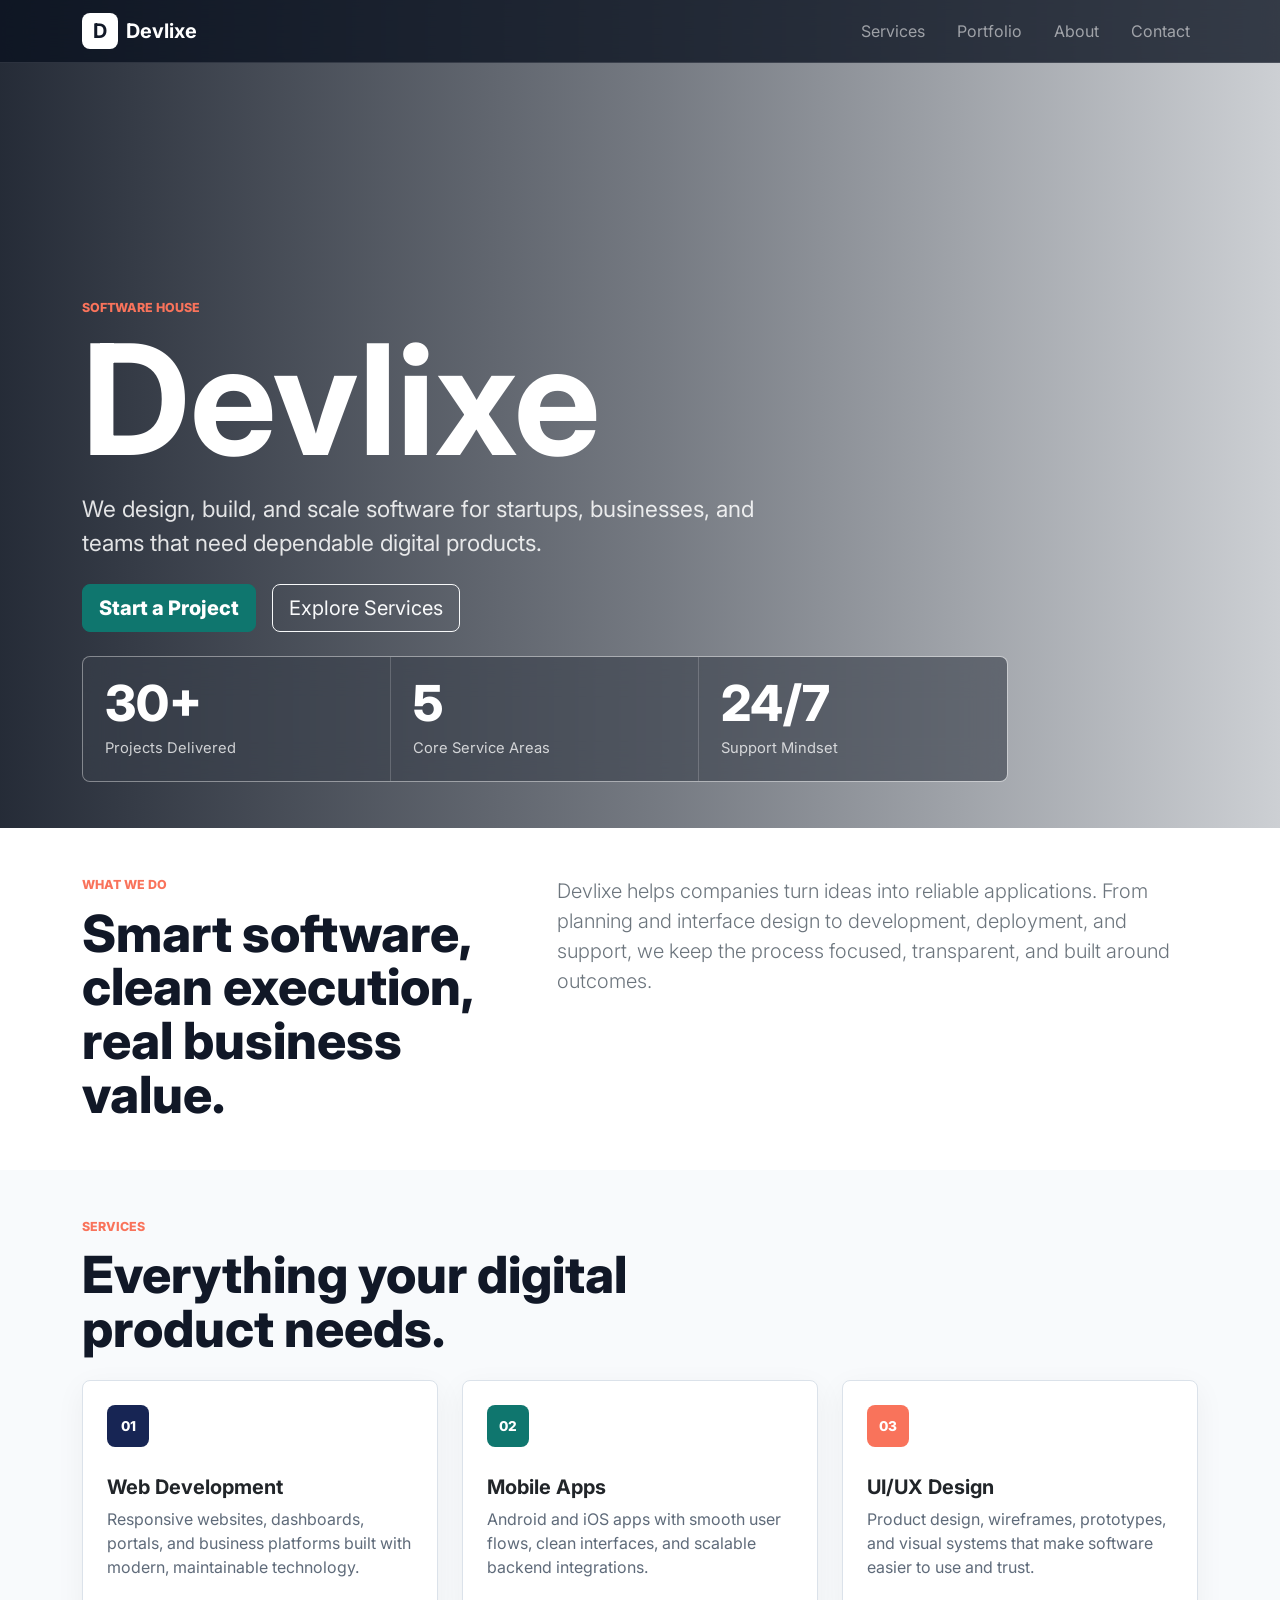
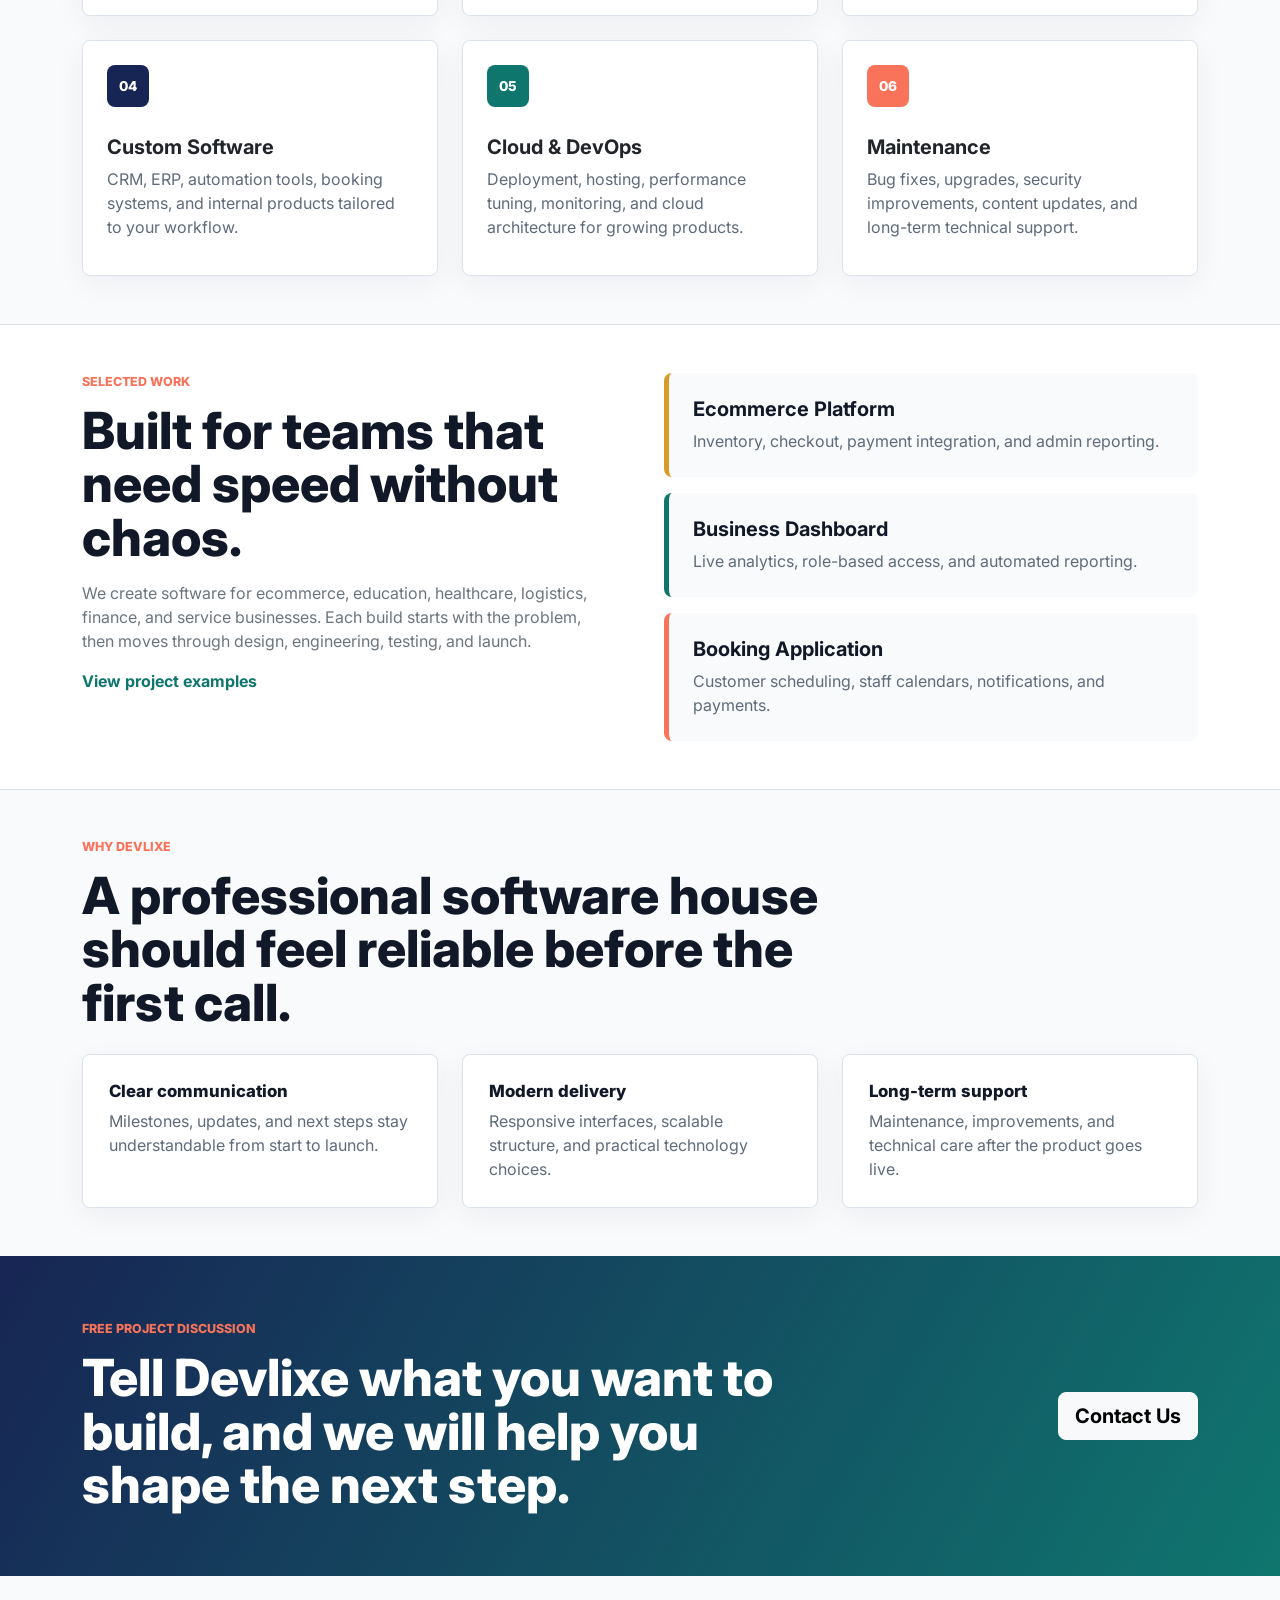
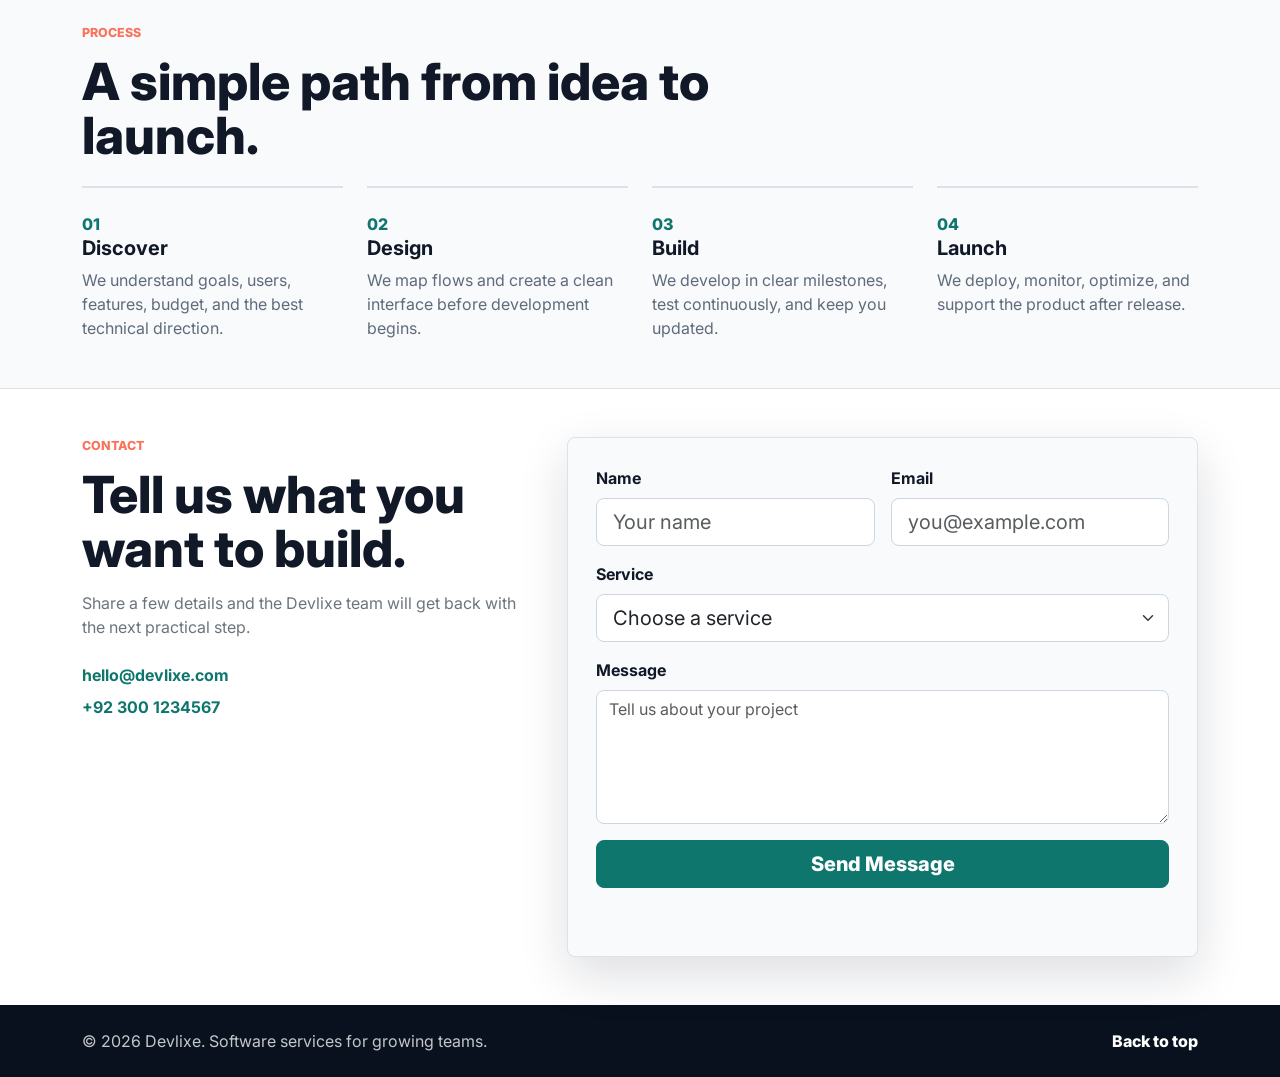
<file: index.html>
<!DOCTYPE html>
<html lang="en">
<head>
  <meta charset="UTF-8">
  <meta name="viewport" content="width=device-width, initial-scale=1.0">
  <title>Devlixe | Software Services</title>
  <meta name="description" content="Devlixe is a software house delivering web apps, mobile apps, UI/UX design, custom software, cloud solutions, and support.">
  <link rel="preconnect" href="https://fonts.googleapis.com">
  <link rel="preconnect" href="https://fonts.gstatic.com" crossorigin>
  <link href="https://fonts.googleapis.com/css2?family=Inter:wght@400;500;600;700;800&display=swap" rel="stylesheet">
  <link href="https://cdn.jsdelivr.net/npm/bootstrap@5.3.3/dist/css/bootstrap.min.css" rel="stylesheet">
  <link rel="stylesheet" href="styles.css">
</head>
<body>
  <nav class="navbar navbar-expand-lg navbar-dark fixed-top dev-navbar" id="top">
    <div class="container">
      <a class="navbar-brand d-flex align-items-center gap-2 fw-bold" href="#top">
        <span class="brand-mark">D</span>
        <span>Devlixe</span>
      </a>
      <button class="navbar-toggler" type="button" data-bs-toggle="collapse" data-bs-target="#mainNavbar" aria-controls="mainNavbar" aria-expanded="false" aria-label="Toggle navigation">
        <span class="navbar-toggler-icon"></span>
      </button>
      <div class="collapse navbar-collapse" id="mainNavbar">
        <ul class="navbar-nav ms-auto align-items-lg-center gap-lg-3">
          <li class="nav-item"><a class="nav-link" href="services.html">Services</a></li>
          <li class="nav-item"><a class="nav-link" href="portfolio.html">Portfolio</a></li>
          <li class="nav-item"><a class="nav-link" href="about.html">About</a></li>
          <li class="nav-item"><a class="nav-link" href="contact.html">Contact</a></li>
        </ul>
      </div>
    </div>
  </nav>

  <main>
    <section class="hero d-flex align-items-end text-white">
      <div class="hero-overlay"></div>
      <div class="container position-relative">
        <div class="row g-4 align-items-end">
          <div class="col-lg-8">
            <p class="section-kicker">Software House</p>
            <h1 class="hero-title fw-bold mb-4">Devlixe</h1>
            <p class="hero-copy mb-4">We design, build, and scale software for startups, businesses, and teams that need dependable digital products.</p>
            <div class="d-flex flex-wrap gap-3">
              <a class="btn btn-dev btn-lg" href="contact.html">Start a Project</a>
              <a class="btn btn-outline-light btn-lg" href="services.html">Explore Services</a>
            </div>
          </div>
          <div class="col-lg-10">
            <div class="row g-0 hero-stats">
              <div class="col-md-4 stat-box">
                <span class="metric">30+</span>
                <span class="metric-label">Projects Delivered</span>
              </div>
              <div class="col-md-4 stat-box">
                <span class="metric">5</span>
                <span class="metric-label">Core Service Areas</span>
              </div>
              <div class="col-md-4 stat-box">
                <span class="metric">24/7</span>
                <span class="metric-label">Support Mindset</span>
              </div>
            </div>
          </div>
        </div>
      </div>
    </section>

    <section class="bg-white py-5 py-lg-6">
      <div class="container">
        <div class="row g-4 align-items-start">
          <div class="col-lg-5">
            <p class="section-kicker">What we do</p>
            <h2 class="section-title">Smart software, clean execution, real business value.</h2>
          </div>
          <div class="col-lg-7">
            <p class="lead text-secondary mb-0">Devlixe helps companies turn ideas into reliable applications. From planning and interface design to development, deployment, and support, we keep the process focused, transparent, and built around outcomes.</p>
          </div>
        </div>
      </div>
    </section>

    <section class="py-5 py-lg-6" id="services">
      <div class="container">
        <div class="row mb-4">
          <div class="col-lg-8">
            <p class="section-kicker">Services</p>
            <h2 class="section-title">Everything your digital product needs.</h2>
          </div>
        </div>
        <div class="row g-4">
          <div class="col-md-6 col-lg-4">
            <article class="card service-card h-100">
              <div class="card-body p-4">
                <span class="service-number navy">01</span>
                <h3 class="h5 fw-bold">Web Development</h3>
                <p>Responsive websites, dashboards, portals, and business platforms built with modern, maintainable technology.</p>
              </div>
            </article>
          </div>
          <div class="col-md-6 col-lg-4">
            <article class="card service-card h-100">
              <div class="card-body p-4">
                <span class="service-number teal">02</span>
                <h3 class="h5 fw-bold">Mobile Apps</h3>
                <p>Android and iOS apps with smooth user flows, clean interfaces, and scalable backend integrations.</p>
              </div>
            </article>
          </div>
          <div class="col-md-6 col-lg-4">
            <article class="card service-card h-100">
              <div class="card-body p-4">
                <span class="service-number coral">03</span>
                <h3 class="h5 fw-bold">UI/UX Design</h3>
                <p>Product design, wireframes, prototypes, and visual systems that make software easier to use and trust.</p>
              </div>
            </article>
          </div>
          <div class="col-md-6 col-lg-4">
            <article class="card service-card h-100">
              <div class="card-body p-4">
                <span class="service-number navy">04</span>
                <h3 class="h5 fw-bold">Custom Software</h3>
                <p>CRM, ERP, automation tools, booking systems, and internal products tailored to your workflow.</p>
              </div>
            </article>
          </div>
          <div class="col-md-6 col-lg-4">
            <article class="card service-card h-100">
              <div class="card-body p-4">
                <span class="service-number teal">05</span>
                <h3 class="h5 fw-bold">Cloud & DevOps</h3>
                <p>Deployment, hosting, performance tuning, monitoring, and cloud architecture for growing products.</p>
              </div>
            </article>
          </div>
          <div class="col-md-6 col-lg-4">
            <article class="card service-card h-100">
              <div class="card-body p-4">
                <span class="service-number coral">06</span>
                <h3 class="h5 fw-bold">Maintenance</h3>
                <p>Bug fixes, upgrades, security improvements, content updates, and long-term technical support.</p>
              </div>
            </article>
          </div>
        </div>
      </div>
    </section>

    <section class="bg-white border-top border-bottom py-5 py-lg-6" id="work">
      <div class="container">
        <div class="row g-5 align-items-start">
          <div class="col-lg-6">
            <p class="section-kicker">Selected Work</p>
            <h2 class="section-title">Built for teams that need speed without chaos.</h2>
            <p class="text-secondary mt-3">We create software for ecommerce, education, healthcare, logistics, finance, and service businesses. Each build starts with the problem, then moves through design, engineering, testing, and launch.</p>
            <a class="fw-bold dev-link" href="portfolio.html">View project examples</a>
          </div>
          <div class="col-lg-6">
            <div class="vstack gap-3">
              <article class="project-item gold">
                <h3 class="h5 fw-bold">Ecommerce Platform</h3>
                <p>Inventory, checkout, payment integration, and admin reporting.</p>
              </article>
              <article class="project-item teal">
                <h3 class="h5 fw-bold">Business Dashboard</h3>
                <p>Live analytics, role-based access, and automated reporting.</p>
              </article>
              <article class="project-item coral">
                <h3 class="h5 fw-bold">Booking Application</h3>
                <p>Customer scheduling, staff calendars, notifications, and payments.</p>
              </article>
            </div>
          </div>
        </div>
      </div>
    </section>

    <section class="py-5 py-lg-6">
      <div class="container">
        <div class="row mb-4">
          <div class="col-lg-8">
            <p class="section-kicker">Why Devlixe</p>
            <h2 class="section-title">A professional software house should feel reliable before the first call.</h2>
          </div>
        </div>
        <div class="row g-4">
          <div class="col-md-4">
            <div class="value-card">
              <h3>Clear communication</h3>
              <p>Milestones, updates, and next steps stay understandable from start to launch.</p>
            </div>
          </div>
          <div class="col-md-4">
            <div class="value-card">
              <h3>Modern delivery</h3>
              <p>Responsive interfaces, scalable structure, and practical technology choices.</p>
            </div>
          </div>
          <div class="col-md-4">
            <div class="value-card">
              <h3>Long-term support</h3>
              <p>Maintenance, improvements, and technical care after the product goes live.</p>
            </div>
          </div>
        </div>
      </div>
    </section>

    <section class="cta-band">
      <div class="container">
        <div class="row g-4 align-items-center">
          <div class="col-lg-8">
            <p class="section-kicker">Free Project Discussion</p>
            <h2>Tell Devlixe what you want to build, and we will help you shape the next step.</h2>
          </div>
          <div class="col-lg-4 text-lg-end">
            <a class="btn btn-light btn-lg fw-bold" href="contact.html">Contact Us</a>
          </div>
        </div>
      </div>
    </section>

    <section class="py-5 py-lg-6" id="process">
      <div class="container">
        <div class="row mb-4">
          <div class="col-lg-8">
            <p class="section-kicker">Process</p>
            <h2 class="section-title">A simple path from idea to launch.</h2>
          </div>
        </div>
        <div class="row g-4">
          <div class="col-md-6 col-lg-3">
            <article class="process-step">
              <span>01</span>
              <h3 class="h5 fw-bold">Discover</h3>
              <p>We understand goals, users, features, budget, and the best technical direction.</p>
            </article>
          </div>
          <div class="col-md-6 col-lg-3">
            <article class="process-step">
              <span>02</span>
              <h3 class="h5 fw-bold">Design</h3>
              <p>We map flows and create a clean interface before development begins.</p>
            </article>
          </div>
          <div class="col-md-6 col-lg-3">
            <article class="process-step">
              <span>03</span>
              <h3 class="h5 fw-bold">Build</h3>
              <p>We develop in clear milestones, test continuously, and keep you updated.</p>
            </article>
          </div>
          <div class="col-md-6 col-lg-3">
            <article class="process-step">
              <span>04</span>
              <h3 class="h5 fw-bold">Launch</h3>
              <p>We deploy, monitor, optimize, and support the product after release.</p>
            </article>
          </div>
        </div>
      </div>
    </section>

    <section class="bg-white border-top py-5 py-lg-6" id="contact">
      <div class="container">
        <div class="row g-5 align-items-start">
          <div class="col-lg-5">
            <p class="section-kicker">Contact</p>
            <h2 class="section-title">Tell us what you want to build.</h2>
            <p class="text-secondary mt-3">Share a few details and the Devlixe team will get back with the next practical step.</p>
            <div class="vstack gap-2 mt-4 fw-bold">
              <a class="dev-link" href="mailto:hello@devlixe.com">hello@devlixe.com</a>
              <a class="dev-link" href="tel:+923001234567">+92 300 1234567</a>
            </div>
          </div>
          <div class="col-lg-7">
            <form class="contact-form" id="contactForm">
              <div class="row g-3">
                <div class="col-md-6">
                  <label for="name" class="form-label fw-bold">Name</label>
                  <input class="form-control form-control-lg" id="name" type="text" name="name" placeholder="Your name" required>
                </div>
                <div class="col-md-6">
                  <label for="email" class="form-label fw-bold">Email</label>
                  <input class="form-control form-control-lg" id="email" type="email" name="email" placeholder="you@example.com" required>
                </div>
                <div class="col-12">
                  <label for="service" class="form-label fw-bold">Service</label>
                  <select class="form-select form-select-lg" id="service" name="service" required>
                    <option value="">Choose a service</option>
                    <option>Web Development</option>
                    <option>Mobile App</option>
                    <option>UI/UX Design</option>
                    <option>Custom Software</option>
                    <option>Cloud & DevOps</option>
                  </select>
                </div>
                <div class="col-12">
                  <label for="message" class="form-label fw-bold">Message</label>
                  <textarea class="form-control" id="message" name="message" rows="5" placeholder="Tell us about your project" required></textarea>
                </div>
                <div class="col-12">
                  <button class="btn btn-dev btn-lg w-100" type="submit">Send Message</button>
                  <p class="form-status mt-3 mb-0" role="status" aria-live="polite"></p>
                </div>
              </div>
            </form>
          </div>
        </div>
      </div>
    </section>
  </main>

  <footer class="site-footer py-4">
    <div class="container d-flex flex-column flex-md-row justify-content-between gap-3">
      <p class="mb-0">&copy; <span id="year"></span> Devlixe. Software services for growing teams.</p>
      <a href="#top">Back to top</a>
    </div>
  </footer>

  <script src="https://cdn.jsdelivr.net/npm/bootstrap@5.3.3/dist/js/bootstrap.bundle.min.js"></script>
  <script src="script.js"></script>
</body>
</html>
</file>
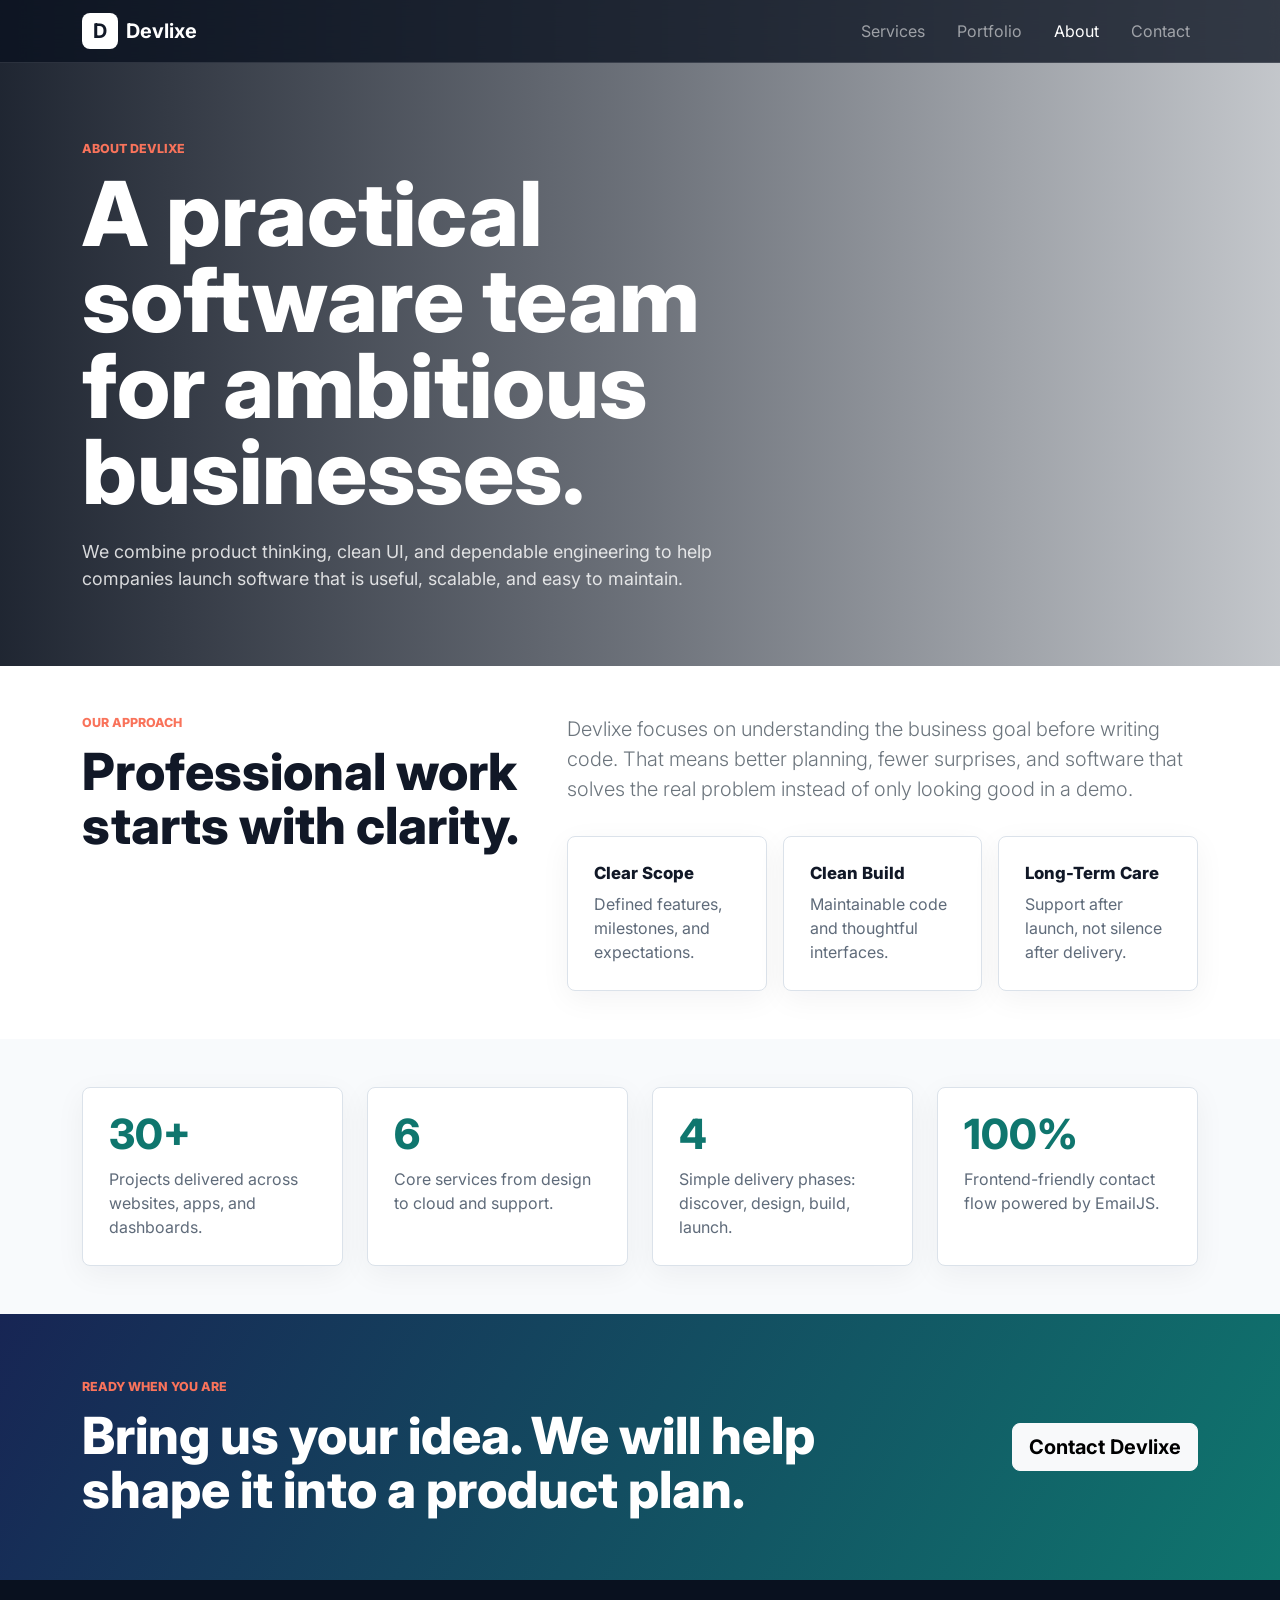
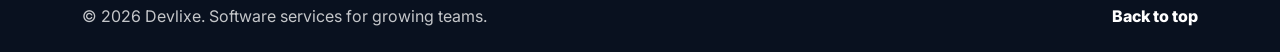
<file: about.html>
<!DOCTYPE html>
<html lang="en">
<head>
  <meta charset="UTF-8">
  <meta name="viewport" content="width=device-width, initial-scale=1.0">
  <title>About Devlixe | Software House</title>
  <meta name="description" content="Learn about Devlixe, a software house focused on clean design, reliable engineering, and practical digital products.">
  <link rel="preconnect" href="https://fonts.googleapis.com">
  <link rel="preconnect" href="https://fonts.gstatic.com" crossorigin>
  <link href="https://fonts.googleapis.com/css2?family=Inter:wght@400;500;600;700;800&display=swap" rel="stylesheet">
  <link href="https://cdn.jsdelivr.net/npm/bootstrap@5.3.3/dist/css/bootstrap.min.css" rel="stylesheet">
  <link rel="stylesheet" href="styles.css">
</head>
<body>
  <nav class="navbar navbar-expand-lg navbar-dark fixed-top dev-navbar" id="top">
    <div class="container">
      <a class="navbar-brand d-flex align-items-center gap-2 fw-bold" href="index.html">
        <span class="brand-mark">D</span>
        <span>Devlixe</span>
      </a>
      <button class="navbar-toggler" type="button" data-bs-toggle="collapse" data-bs-target="#pageNavbar" aria-controls="pageNavbar" aria-expanded="false" aria-label="Toggle navigation">
        <span class="navbar-toggler-icon"></span>
      </button>
      <div class="collapse navbar-collapse" id="pageNavbar">
        <ul class="navbar-nav ms-auto align-items-lg-center gap-lg-3">
          <li class="nav-item"><a class="nav-link" href="services.html">Services</a></li>
          <li class="nav-item"><a class="nav-link" href="portfolio.html">Portfolio</a></li>
          <li class="nav-item"><a class="nav-link active" href="about.html" aria-current="page">About</a></li>
          <li class="nav-item"><a class="nav-link" href="contact.html">Contact</a></li>
        </ul>
      </div>
    </div>
  </nav>

  <main>
    <section class="page-hero about-page-hero">
      <div class="container position-relative">
        <div class="row">
          <div class="col-lg-8">
            <p class="section-kicker">About Devlixe</p>
            <h1 class="page-title">A practical software team for ambitious businesses.</h1>
            <p class="page-copy">We combine product thinking, clean UI, and dependable engineering to help companies launch software that is useful, scalable, and easy to maintain.</p>
          </div>
        </div>
      </div>
    </section>

    <section class="bg-white py-5 py-lg-6">
      <div class="container">
        <div class="row g-5 align-items-start">
          <div class="col-lg-5">
            <p class="section-kicker">Our Approach</p>
            <h2 class="section-title">Professional work starts with clarity.</h2>
          </div>
          <div class="col-lg-7">
            <p class="lead text-secondary">Devlixe focuses on understanding the business goal before writing code. That means better planning, fewer surprises, and software that solves the real problem instead of only looking good in a demo.</p>
            <div class="row g-3 mt-3">
              <div class="col-md-4">
                <div class="value-card">
                  <h3>Clear Scope</h3>
                  <p>Defined features, milestones, and expectations.</p>
                </div>
              </div>
              <div class="col-md-4">
                <div class="value-card">
                  <h3>Clean Build</h3>
                  <p>Maintainable code and thoughtful interfaces.</p>
                </div>
              </div>
              <div class="col-md-4">
                <div class="value-card">
                  <h3>Long-Term Care</h3>
                  <p>Support after launch, not silence after delivery.</p>
                </div>
              </div>
            </div>
          </div>
        </div>
      </div>
    </section>

    <section class="py-5 py-lg-6">
      <div class="container">
        <div class="row g-4">
          <div class="col-md-6 col-lg-3">
            <div class="stat-card">
              <span>30+</span>
              <p>Projects delivered across websites, apps, and dashboards.</p>
            </div>
          </div>
          <div class="col-md-6 col-lg-3">
            <div class="stat-card">
              <span>6</span>
              <p>Core services from design to cloud and support.</p>
            </div>
          </div>
          <div class="col-md-6 col-lg-3">
            <div class="stat-card">
              <span>4</span>
              <p>Simple delivery phases: discover, design, build, launch.</p>
            </div>
          </div>
          <div class="col-md-6 col-lg-3">
            <div class="stat-card">
              <span>100%</span>
              <p>Frontend-friendly contact flow powered by EmailJS.</p>
            </div>
          </div>
        </div>
      </div>
    </section>

    <section class="cta-band">
      <div class="container">
        <div class="row g-4 align-items-center">
          <div class="col-lg-8">
            <p class="section-kicker">Ready When You Are</p>
            <h2>Bring us your idea. We will help shape it into a product plan.</h2>
          </div>
          <div class="col-lg-4 text-lg-end">
            <a class="btn btn-light btn-lg fw-bold" href="contact.html">Contact Devlixe</a>
          </div>
        </div>
      </div>
    </section>
  </main>

  <footer class="site-footer py-4">
    <div class="container d-flex flex-column flex-md-row justify-content-between gap-3">
      <p class="mb-0">&copy; <span id="year"></span> Devlixe. Software services for growing teams.</p>
      <a href="#top">Back to top</a>
    </div>
  </footer>

  <script src="https://cdn.jsdelivr.net/npm/bootstrap@5.3.3/dist/js/bootstrap.bundle.min.js"></script>
  <script src="script.js"></script>
</body>
</html>
</file>
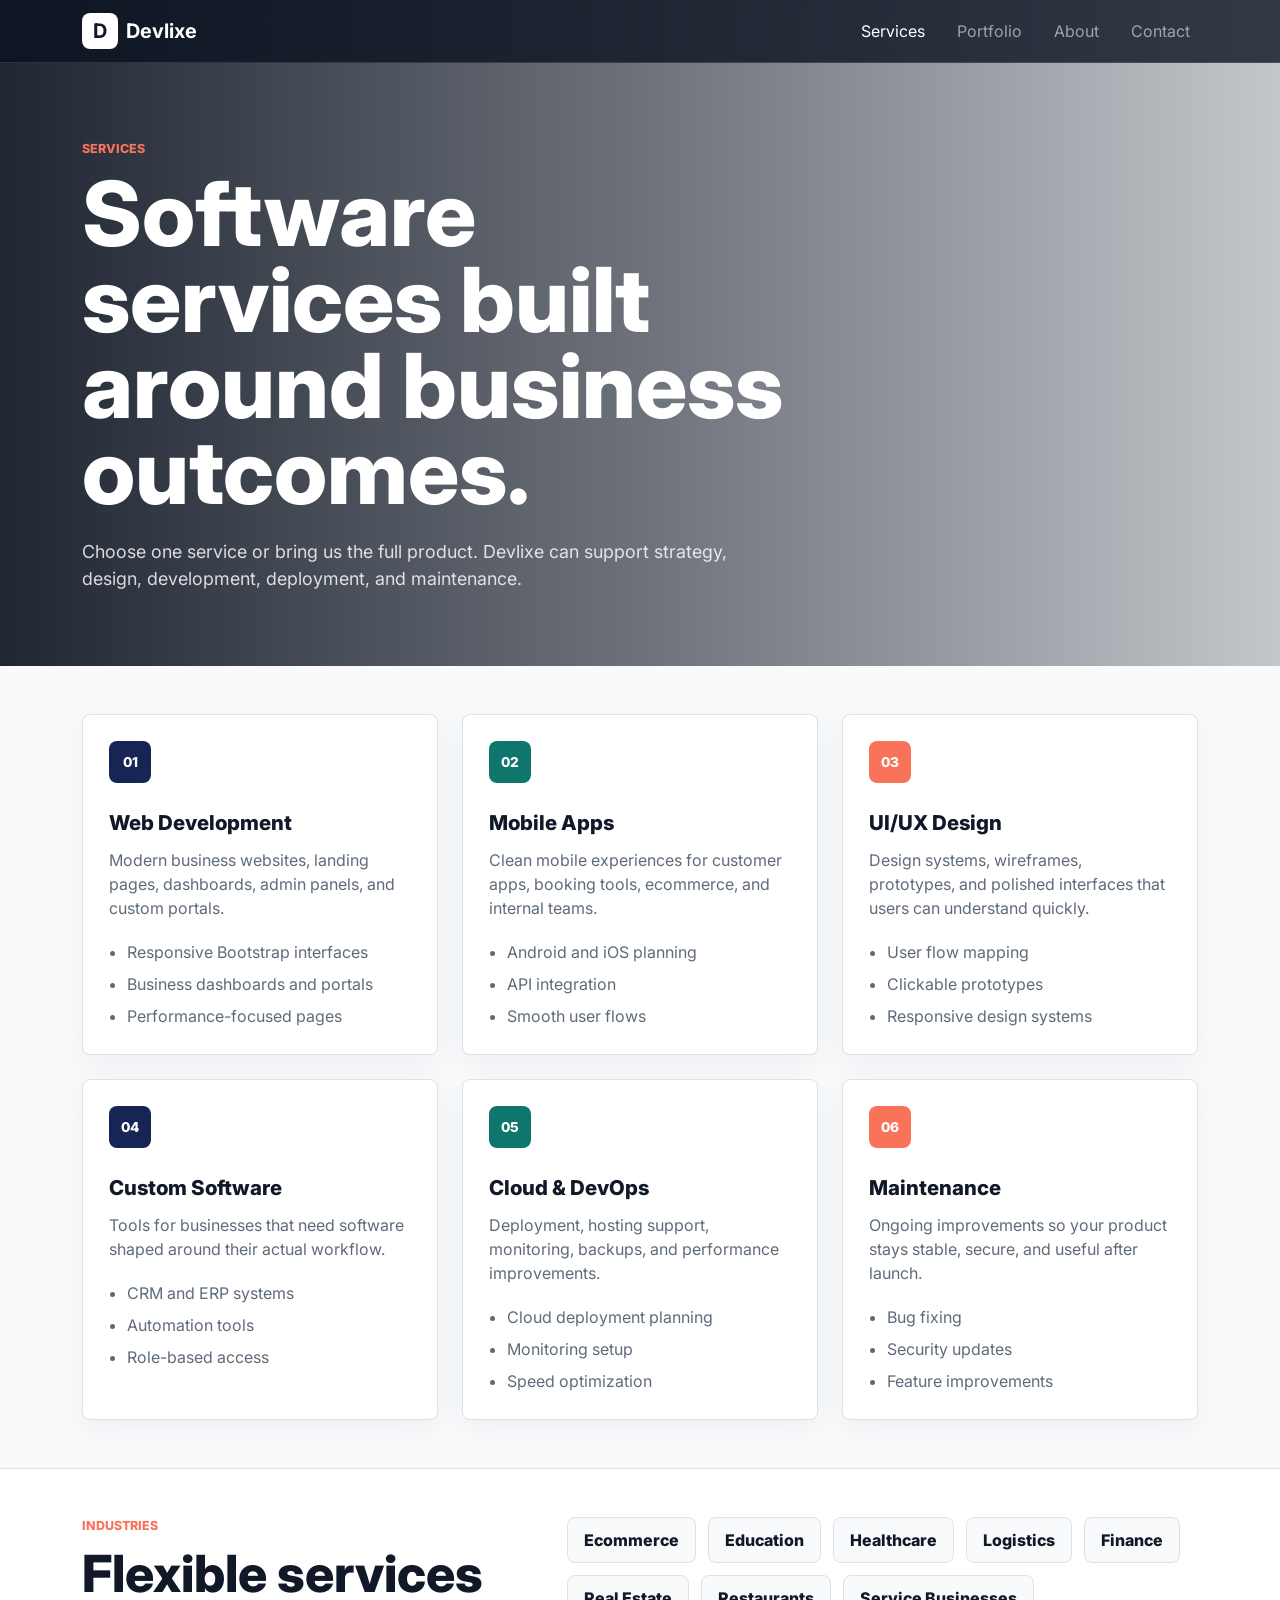
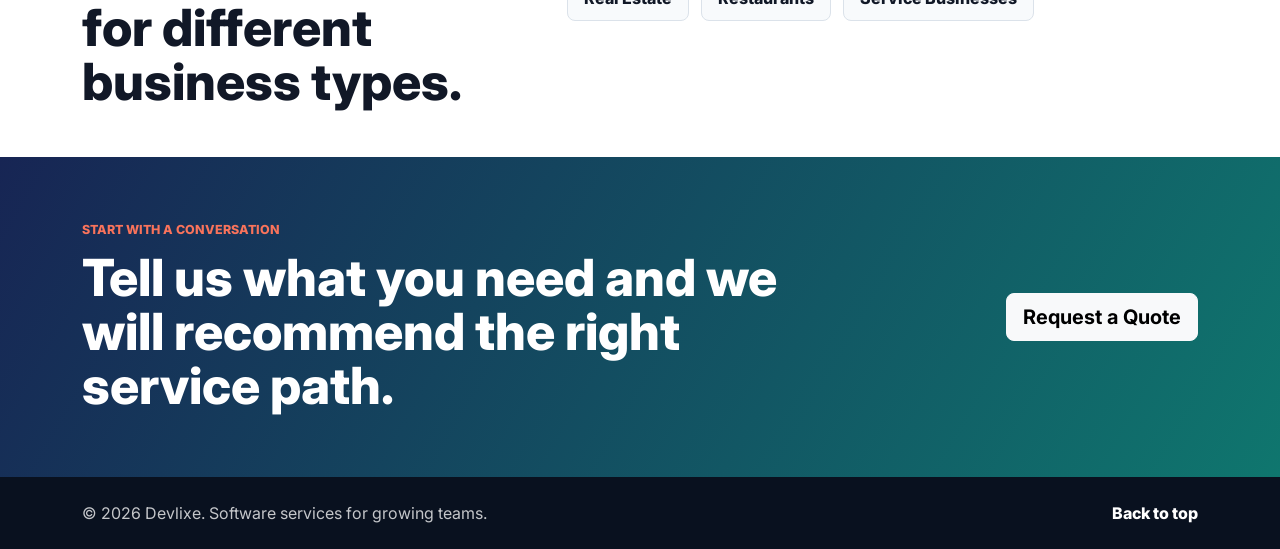
<file: services.html>
<!DOCTYPE html>
<html lang="en">
<head>
  <meta charset="UTF-8">
  <meta name="viewport" content="width=device-width, initial-scale=1.0">
  <title>Services | Devlixe Software House</title>
  <meta name="description" content="Explore Devlixe software services including web development, mobile apps, UI/UX design, custom software, cloud, DevOps, and maintenance.">
  <link rel="preconnect" href="https://fonts.googleapis.com">
  <link rel="preconnect" href="https://fonts.gstatic.com" crossorigin>
  <link href="https://fonts.googleapis.com/css2?family=Inter:wght@400;500;600;700;800&display=swap" rel="stylesheet">
  <link href="https://cdn.jsdelivr.net/npm/bootstrap@5.3.3/dist/css/bootstrap.min.css" rel="stylesheet">
  <link rel="stylesheet" href="styles.css">
</head>
<body>
  <nav class="navbar navbar-expand-lg navbar-dark fixed-top dev-navbar" id="top">
    <div class="container">
      <a class="navbar-brand d-flex align-items-center gap-2 fw-bold" href="index.html">
        <span class="brand-mark">D</span>
        <span>Devlixe</span>
      </a>
      <button class="navbar-toggler" type="button" data-bs-toggle="collapse" data-bs-target="#pageNavbar" aria-controls="pageNavbar" aria-expanded="false" aria-label="Toggle navigation">
        <span class="navbar-toggler-icon"></span>
      </button>
      <div class="collapse navbar-collapse" id="pageNavbar">
        <ul class="navbar-nav ms-auto align-items-lg-center gap-lg-3">
          <li class="nav-item"><a class="nav-link active" href="services.html" aria-current="page">Services</a></li>
          <li class="nav-item"><a class="nav-link" href="portfolio.html">Portfolio</a></li>
          <li class="nav-item"><a class="nav-link" href="about.html">About</a></li>
          <li class="nav-item"><a class="nav-link" href="contact.html">Contact</a></li>
        </ul>
      </div>
    </div>
  </nav>

  <main>
    <section class="page-hero services-page-hero">
      <div class="container position-relative">
        <div class="row">
          <div class="col-lg-8">
            <p class="section-kicker">Services</p>
            <h1 class="page-title">Software services built around business outcomes.</h1>
            <p class="page-copy">Choose one service or bring us the full product. Devlixe can support strategy, design, development, deployment, and maintenance.</p>
          </div>
        </div>
      </div>
    </section>

    <section class="py-5 py-lg-6">
      <div class="container">
        <div class="row g-4">
          <div class="col-md-6 col-lg-4">
            <article class="service-detail-card">
              <span class="service-number navy">01</span>
              <h2>Web Development</h2>
              <p>Modern business websites, landing pages, dashboards, admin panels, and custom portals.</p>
              <ul>
                <li>Responsive Bootstrap interfaces</li>
                <li>Business dashboards and portals</li>
                <li>Performance-focused pages</li>
              </ul>
            </article>
          </div>
          <div class="col-md-6 col-lg-4">
            <article class="service-detail-card">
              <span class="service-number teal">02</span>
              <h2>Mobile Apps</h2>
              <p>Clean mobile experiences for customer apps, booking tools, ecommerce, and internal teams.</p>
              <ul>
                <li>Android and iOS planning</li>
                <li>API integration</li>
                <li>Smooth user flows</li>
              </ul>
            </article>
          </div>
          <div class="col-md-6 col-lg-4">
            <article class="service-detail-card">
              <span class="service-number coral">03</span>
              <h2>UI/UX Design</h2>
              <p>Design systems, wireframes, prototypes, and polished interfaces that users can understand quickly.</p>
              <ul>
                <li>User flow mapping</li>
                <li>Clickable prototypes</li>
                <li>Responsive design systems</li>
              </ul>
            </article>
          </div>
          <div class="col-md-6 col-lg-4">
            <article class="service-detail-card">
              <span class="service-number navy">04</span>
              <h2>Custom Software</h2>
              <p>Tools for businesses that need software shaped around their actual workflow.</p>
              <ul>
                <li>CRM and ERP systems</li>
                <li>Automation tools</li>
                <li>Role-based access</li>
              </ul>
            </article>
          </div>
          <div class="col-md-6 col-lg-4">
            <article class="service-detail-card">
              <span class="service-number teal">05</span>
              <h2>Cloud & DevOps</h2>
              <p>Deployment, hosting support, monitoring, backups, and performance improvements.</p>
              <ul>
                <li>Cloud deployment planning</li>
                <li>Monitoring setup</li>
                <li>Speed optimization</li>
              </ul>
            </article>
          </div>
          <div class="col-md-6 col-lg-4">
            <article class="service-detail-card">
              <span class="service-number coral">06</span>
              <h2>Maintenance</h2>
              <p>Ongoing improvements so your product stays stable, secure, and useful after launch.</p>
              <ul>
                <li>Bug fixing</li>
                <li>Security updates</li>
                <li>Feature improvements</li>
              </ul>
            </article>
          </div>
        </div>
      </div>
    </section>

    <section class="bg-white border-top py-5 py-lg-6">
      <div class="container">
        <div class="row g-5 align-items-start">
          <div class="col-lg-5">
            <p class="section-kicker">Industries</p>
            <h2 class="section-title">Flexible services for different business types.</h2>
          </div>
          <div class="col-lg-7">
            <div class="industry-grid">
              <span>Ecommerce</span>
              <span>Education</span>
              <span>Healthcare</span>
              <span>Logistics</span>
              <span>Finance</span>
              <span>Real Estate</span>
              <span>Restaurants</span>
              <span>Service Businesses</span>
            </div>
          </div>
        </div>
      </div>
    </section>

    <section class="cta-band">
      <div class="container">
        <div class="row g-4 align-items-center">
          <div class="col-lg-8">
            <p class="section-kicker">Start With A Conversation</p>
            <h2>Tell us what you need and we will recommend the right service path.</h2>
          </div>
          <div class="col-lg-4 text-lg-end">
            <a class="btn btn-light btn-lg fw-bold" href="contact.html">Request a Quote</a>
          </div>
        </div>
      </div>
    </section>
  </main>

  <footer class="site-footer py-4">
    <div class="container d-flex flex-column flex-md-row justify-content-between gap-3">
      <p class="mb-0">&copy; <span id="year"></span> Devlixe. Software services for growing teams.</p>
      <a href="#top">Back to top</a>
    </div>
  </footer>

  <script src="https://cdn.jsdelivr.net/npm/bootstrap@5.3.3/dist/js/bootstrap.bundle.min.js"></script>
  <script src="script.js"></script>
</body>
</html>
</file>
<file: styles.css>
:root {
  --ink: #111827;
  --muted: #5f6b7a;
  --paper: #f8fafc;
  --white: #ffffff;
  --line: #dbe2ea;
  --teal: #0f766e;
  --coral: #f9735b;
  --gold: #d89b27;
  --navy: #172554;
  --shadow: 0 18px 50px rgba(17, 24, 39, 0.14);
}

html {
  scroll-behavior: smooth;
}

body {
  font-family: "Inter", Arial, sans-serif;
  color: var(--ink);
  background: var(--paper);
}

a {
  text-decoration: none;
}

p {
  color: var(--muted);
}

.py-lg-6 {
  padding-top: 5.25rem;
  padding-bottom: 5.25rem;
}

.dev-navbar {
  background: rgba(9, 17, 31, 0.78);
  border-bottom: 1px solid rgba(255, 255, 255, 0.12);
  backdrop-filter: blur(14px);
}

.brand-mark {
  display: inline-grid;
  place-items: center;
  width: 36px;
  height: 36px;
  border-radius: 8px;
  color: var(--ink);
  background: var(--white);
}

.hero {
  position: relative;
  min-height: 92vh;
  padding: 150px 0 46px;
  background-image: url("https://images.unsplash.com/photo-1552664730-d307ca884978?auto=format&fit=crop&w=1800&q=82");
  background-position: center;
  background-size: cover;
}

.hero-overlay {
  position: absolute;
  inset: 0;
  background: linear-gradient(90deg, rgba(8, 15, 28, 0.88), rgba(8, 15, 28, 0.54) 52%, rgba(8, 15, 28, 0.18));
}

.section-kicker {
  margin: 0 0 12px;
  color: var(--coral);
  font-size: 0.78rem;
  font-weight: 800;
  letter-spacing: 0;
  text-transform: uppercase;
}

.hero-title {
  font-size: clamp(4rem, 12vw, 9.8rem);
  line-height: 0.9;
  letter-spacing: 0;
}

.hero-copy {
  max-width: 680px;
  color: rgba(255, 255, 255, 0.86);
  font-size: clamp(1.08rem, 2vw, 1.42rem);
}

.btn-dev {
  color: var(--white);
  background: var(--teal);
  border-color: var(--teal);
  font-weight: 800;
}

.btn-dev:hover,
.btn-dev:focus {
  color: var(--white);
  background: #0b635c;
  border-color: #0b635c;
}

.hero-stats {
  overflow: hidden;
  border: 1px solid rgba(255, 255, 255, 0.22);
  border-radius: 8px;
  background: rgba(255, 255, 255, 0.24);
  backdrop-filter: blur(18px);
}

.stat-box {
  padding: 22px;
  background: rgba(11, 18, 32, 0.5);
  border-right: 1px solid rgba(255, 255, 255, 0.18);
}

.stat-box:last-child {
  border-right: 0;
}

.metric {
  display: block;
  color: var(--white);
  font-size: clamp(1.8rem, 4vw, 3.1rem);
  line-height: 1;
  font-weight: 800;
}

.metric-label {
  display: block;
  margin-top: 8px;
  color: rgba(255, 255, 255, 0.76);
  font-size: 0.92rem;
}

.section-title {
  margin: 0;
  font-size: clamp(2rem, 4vw, 3.6rem);
  line-height: 1.05;
  letter-spacing: 0;
  font-weight: 800;
}

.service-card {
  min-height: 236px;
  border: 1px solid var(--line);
  border-radius: 8px;
  box-shadow: 0 8px 30px rgba(17, 24, 39, 0.05);
}

.service-card p,
.project-item p,
.process-step p {
  margin-bottom: 0;
}

.service-number {
  display: inline-flex;
  align-items: center;
  justify-content: center;
  width: 42px;
  height: 42px;
  margin-bottom: 28px;
  border-radius: 8px;
  color: var(--white);
  font-size: 0.85rem;
  font-weight: 800;
}

.service-number.navy {
  background: var(--navy);
}

.service-number.teal {
  background: var(--teal);
}

.service-number.coral {
  background: var(--coral);
}

.dev-link {
  color: var(--teal);
}

.dev-link:hover,
.dev-link:focus {
  color: #0b635c;
}

.project-item {
  padding: 24px;
  border-left: 5px solid var(--gold);
  border-radius: 8px;
  background: var(--paper);
}

.project-item.teal {
  border-left-color: var(--teal);
}

.project-item.coral {
  border-left-color: var(--coral);
}

.process-step {
  height: 100%;
  padding-top: 24px;
  border-top: 2px solid var(--line);
}

.process-step span {
  color: var(--teal);
  font-weight: 800;
}

.contact-form {
  padding: 28px;
  border: 1px solid var(--line);
  border-radius: 8px;
  background: var(--paper);
  box-shadow: var(--shadow);
}

.form-control,
.form-select {
  border-color: #cdd6e1;
  border-radius: 8px;
}

.form-control:focus,
.form-select:focus {
  border-color: var(--teal);
  box-shadow: 0 0 0 0.25rem rgba(15, 118, 110, 0.18);
}

.form-status {
  min-height: 24px;
  color: var(--teal);
  font-weight: 700;
}

.site-footer {
  color: rgba(255, 255, 255, 0.76);
  background: #09111f;
}

.site-footer p {
  color: inherit;
}

.site-footer a {
  color: var(--white);
  font-weight: 800;
}

.page-hero {
  position: relative;
  min-height: 62vh;
  display: flex;
  align-items: end;
  padding: 140px 0 74px;
  color: var(--white);
  background-position: center;
  background-size: cover;
}

.page-hero::before {
  content: "";
  position: absolute;
  inset: 0;
  background: linear-gradient(90deg, rgba(8, 15, 28, 0.9), rgba(8, 15, 28, 0.58), rgba(8, 15, 28, 0.22));
}

.services-page-hero {
  background-image: url("https://images.unsplash.com/photo-1497366754035-f200968a6e72?auto=format&fit=crop&w=1800&q=82");
}

.portfolio-page-hero {
  background-image: url("https://images.unsplash.com/photo-1497366811353-6870744d04b2?auto=format&fit=crop&w=1800&q=82");
}

.about-page-hero {
  background-image: url("https://images.unsplash.com/photo-1521737604893-d14cc237f11d?auto=format&fit=crop&w=1800&q=82");
}

.page-title {
  max-width: 880px;
  margin: 0;
  font-size: clamp(2.8rem, 7vw, 5.8rem);
  line-height: 0.96;
  font-weight: 800;
  letter-spacing: 0;
}

.page-copy {
  max-width: 700px;
  margin: 24px 0 0;
  color: rgba(255, 255, 255, 0.82);
  font-size: 1.12rem;
}

.service-detail-card,
.value-card,
.stat-card {
  height: 100%;
  padding: 26px;
  border: 1px solid var(--line);
  border-radius: 8px;
  background: var(--white);
  box-shadow: 0 8px 30px rgba(17, 24, 39, 0.05);
}

.service-detail-card h2,
.portfolio-card h2 {
  margin-bottom: 12px;
  font-size: 1.28rem;
  font-weight: 800;
}

.service-detail-card ul {
  display: grid;
  gap: 8px;
  margin: 20px 0 0;
  padding-left: 18px;
  color: var(--muted);
}

.industry-grid {
  display: flex;
  flex-wrap: wrap;
  gap: 12px;
}

.industry-grid span {
  display: inline-flex;
  align-items: center;
  min-height: 44px;
  padding: 10px 16px;
  border: 1px solid var(--line);
  border-radius: 8px;
  background: var(--paper);
  color: var(--ink);
  font-weight: 800;
}

.portfolio-card {
  height: 100%;
  overflow: hidden;
  border: 1px solid var(--line);
  border-radius: 8px;
  background: var(--white);
  box-shadow: 0 8px 30px rgba(17, 24, 39, 0.05);
}

.portfolio-card img {
  width: 100%;
  aspect-ratio: 16 / 10;
  object-fit: cover;
}

.portfolio-card div {
  padding: 24px;
}

.portfolio-card span {
  display: inline-block;
  margin-bottom: 10px;
  color: var(--teal);
  font-size: 0.78rem;
  font-weight: 800;
  text-transform: uppercase;
}

.value-card h3 {
  margin-bottom: 8px;
  font-size: 1.05rem;
  font-weight: 800;
}

.stat-card span {
  display: block;
  margin-bottom: 12px;
  color: var(--teal);
  font-size: 2.6rem;
  line-height: 1;
  font-weight: 800;
}

.stat-card p,
.value-card p,
.portfolio-card p {
  margin-bottom: 0;
}

.cta-band {
  padding: 64px 0;
  color: var(--white);
  background: linear-gradient(120deg, var(--navy), var(--teal));
}

.cta-band h2 {
  margin: 0;
  font-size: clamp(2rem, 4vw, 3.5rem);
  line-height: 1.05;
  font-weight: 800;
}

@media (max-width: 991.98px) {
  .navbar-collapse {
    padding: 12px 0;
  }

  .hero {
    min-height: 88vh;
  }

  .hero-overlay {
    background: rgba(8, 15, 28, 0.72);
  }

  .page-hero::before {
    background: rgba(8, 15, 28, 0.74);
  }

  .stat-box {
    border-right: 0;
    border-bottom: 1px solid rgba(255, 255, 255, 0.18);
  }

  .stat-box:last-child {
    border-bottom: 0;
  }
}

@media (max-width: 575.98px) {
  .hero {
    min-height: auto;
    padding: 112px 0 34px;
  }

  .page-hero {
    min-height: auto;
    padding: 118px 0 58px;
  }

  .hero-title {
    font-size: clamp(3.3rem, 20vw, 5.2rem);
  }

  .hero .btn {
    width: 100%;
  }

  .contact-form {
    padding: 20px;
  }
}
</file>
